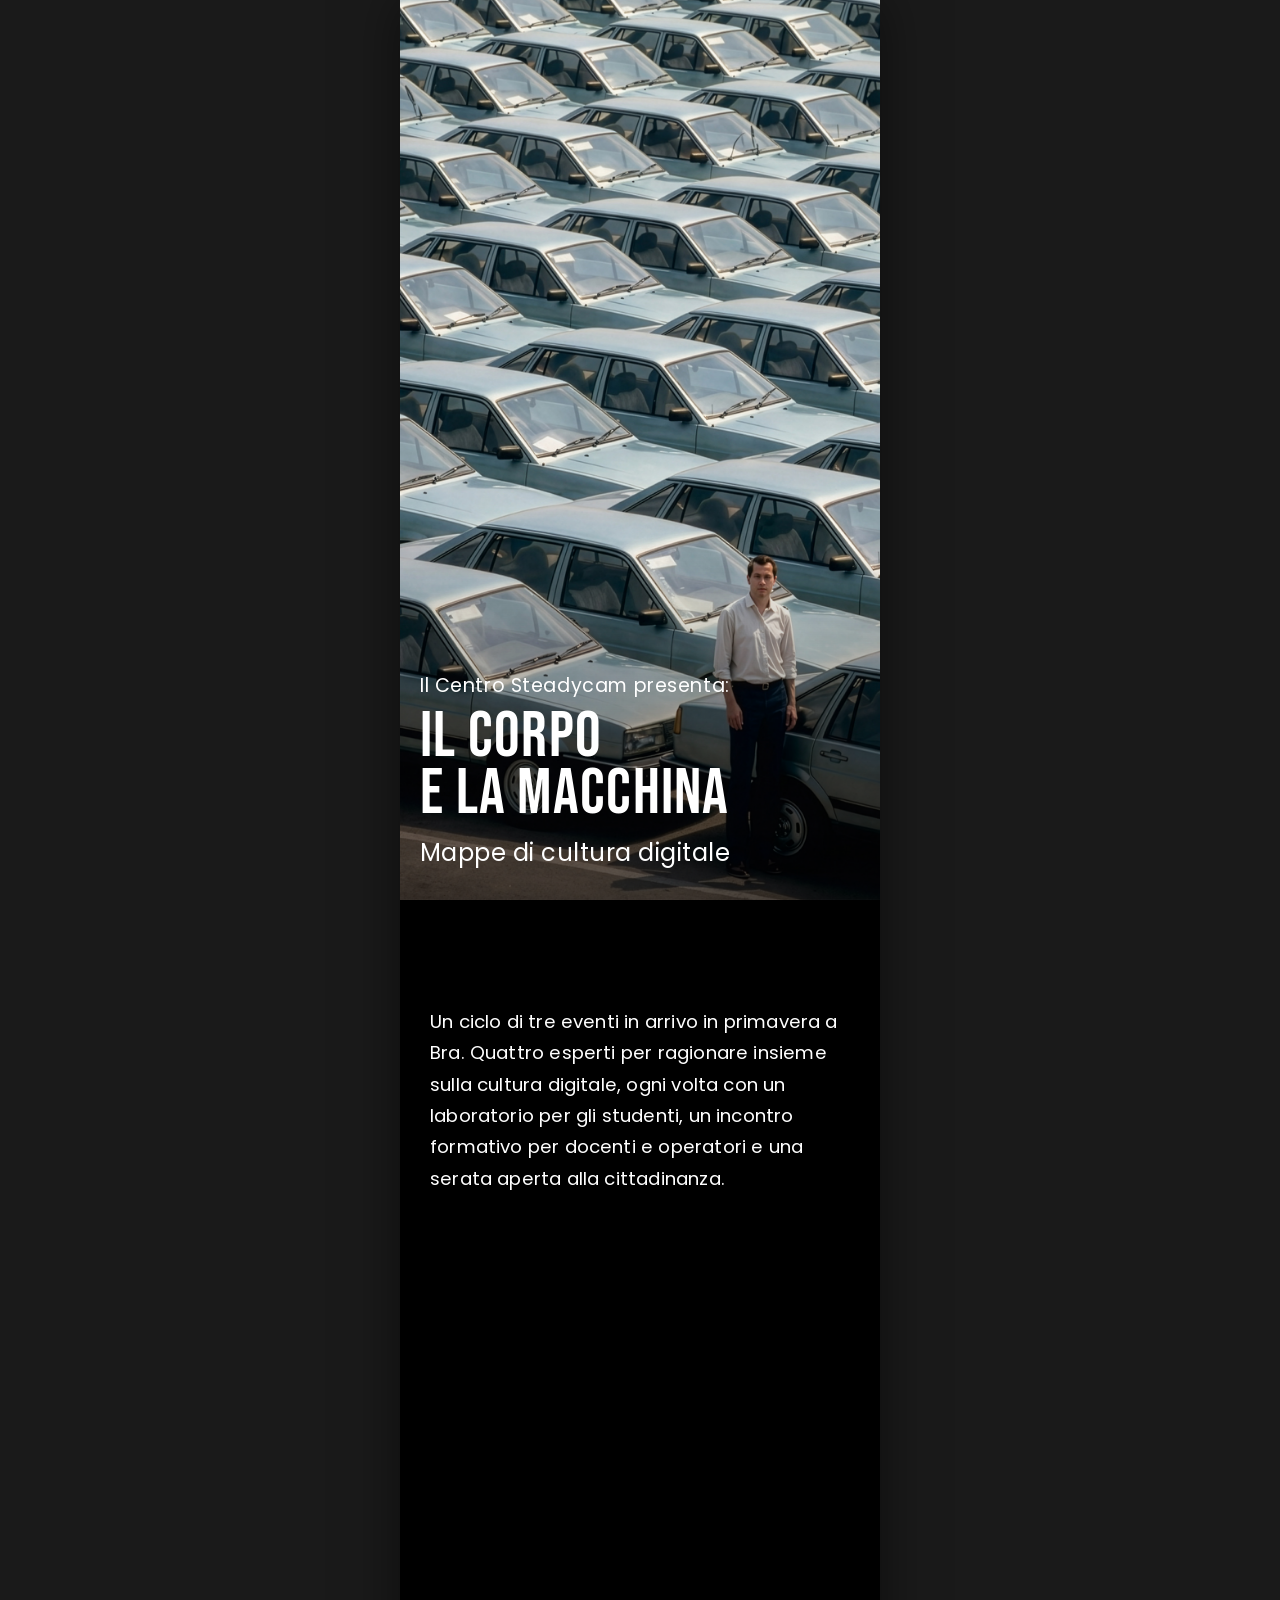
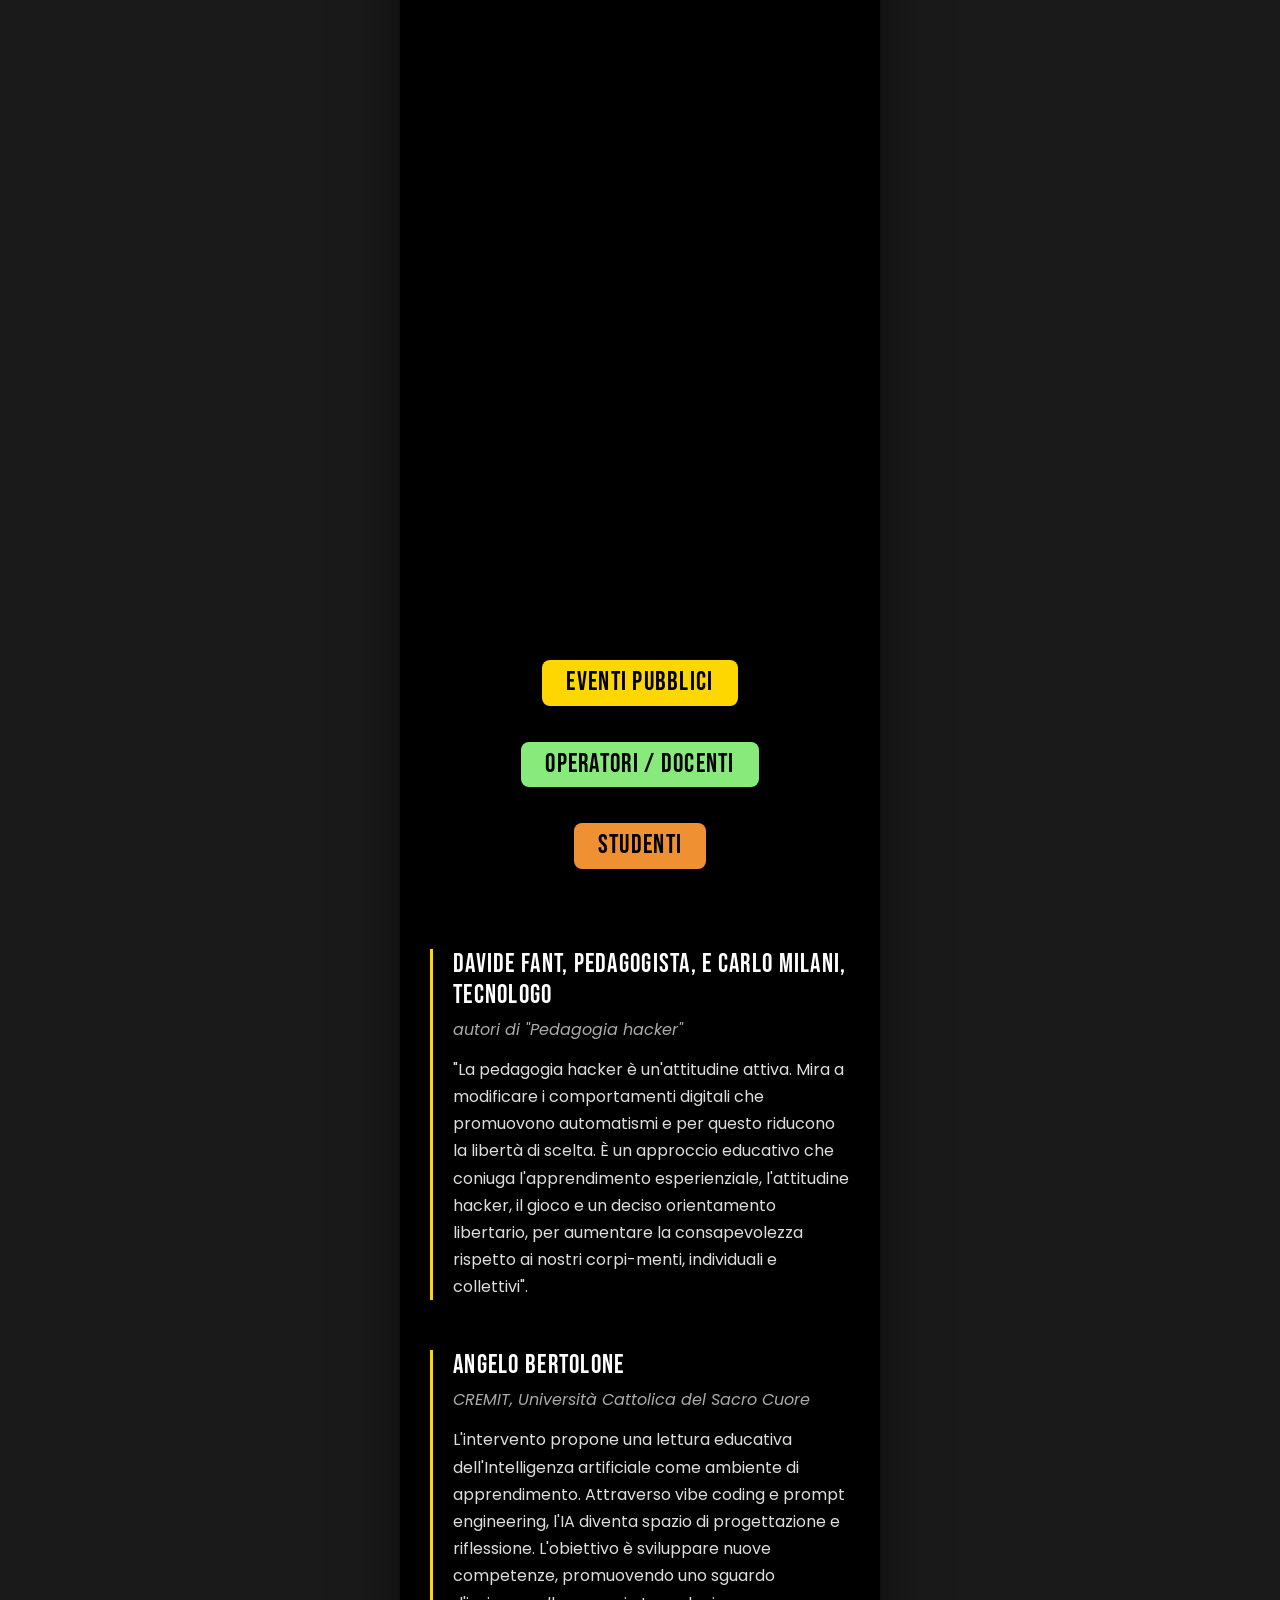
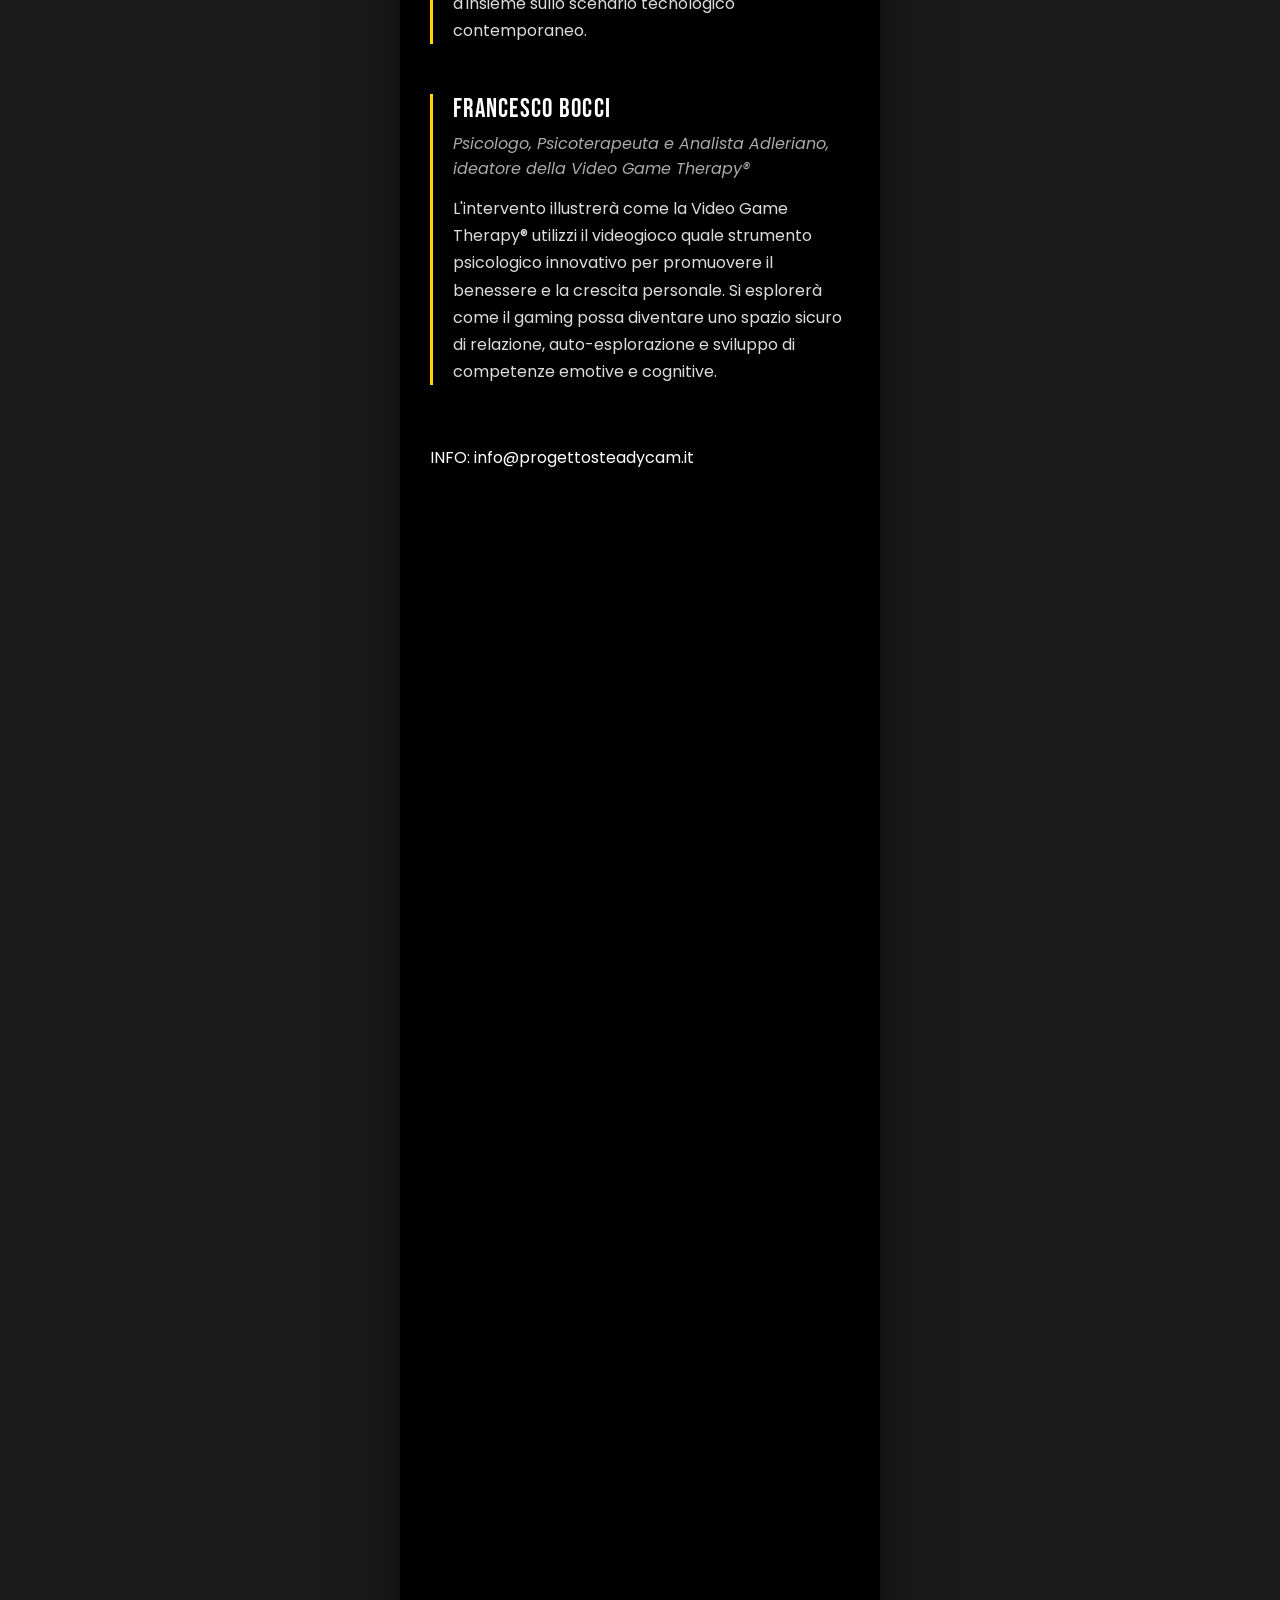
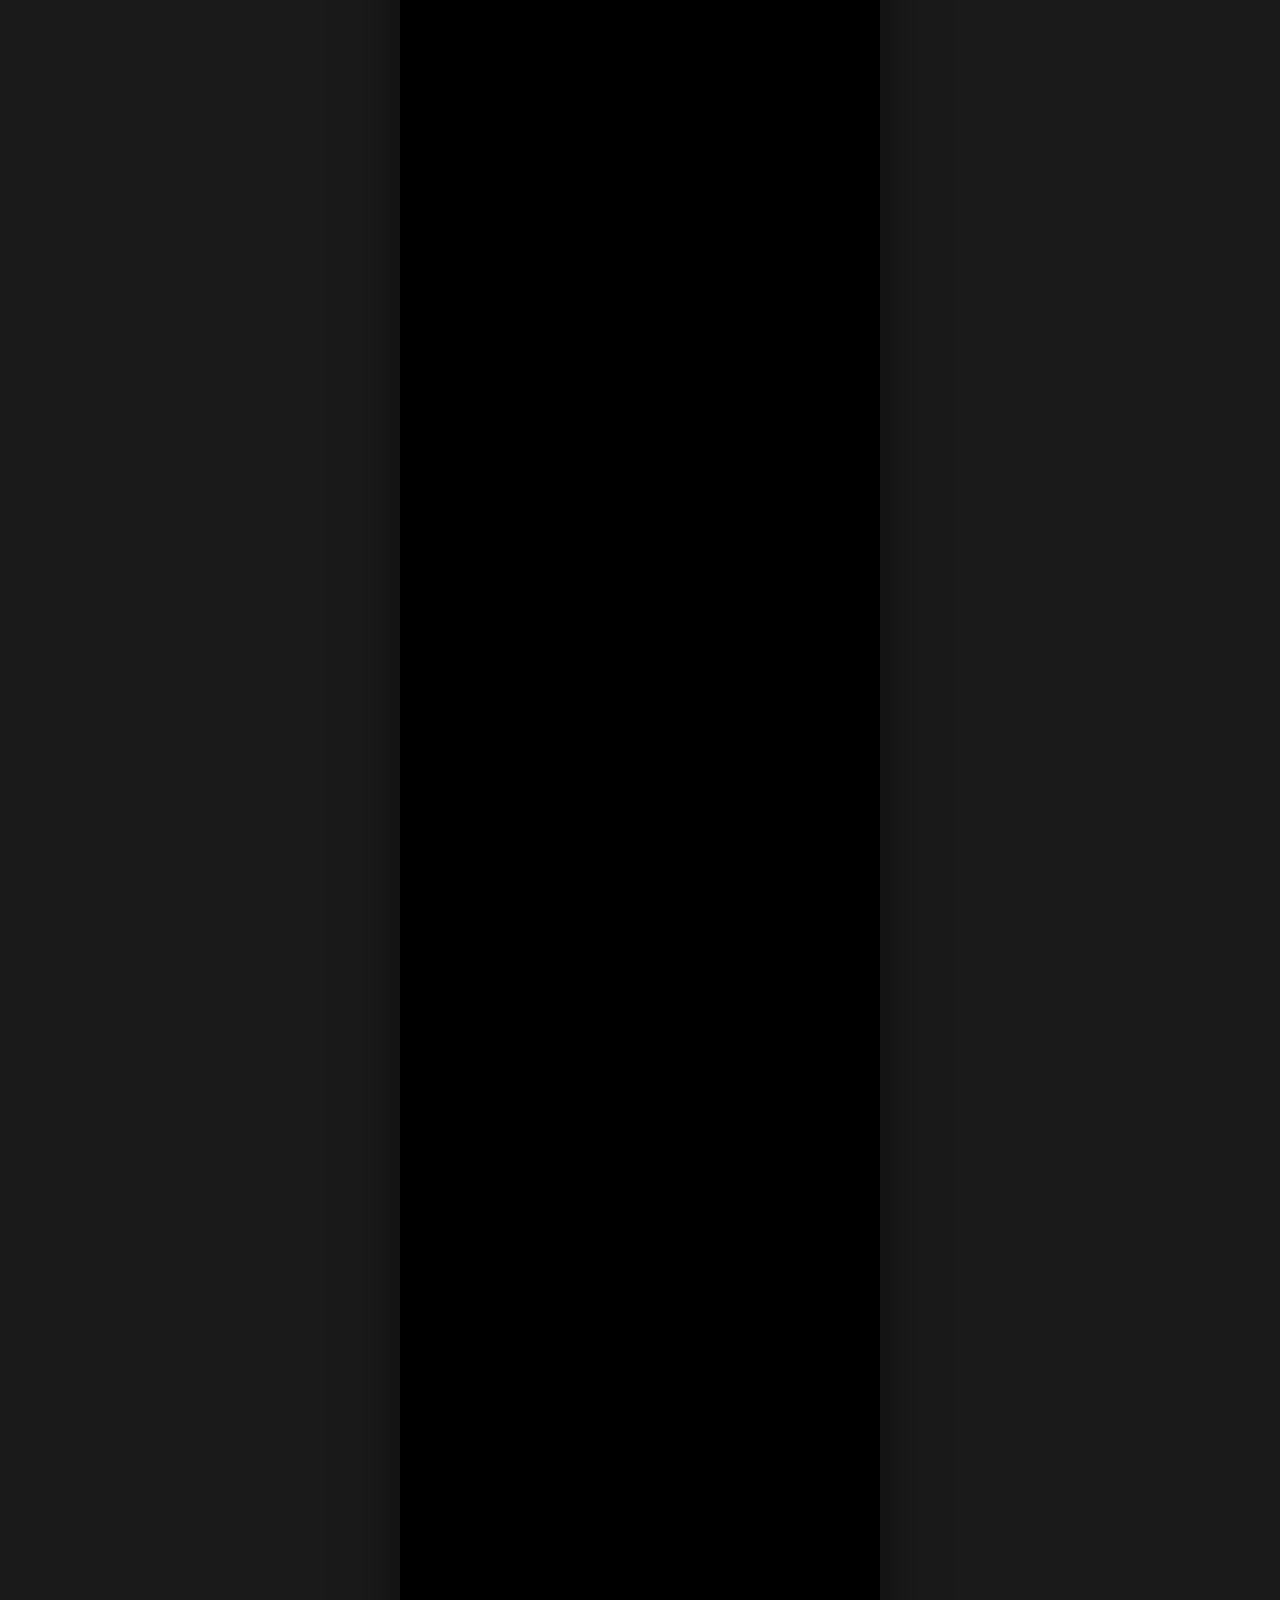
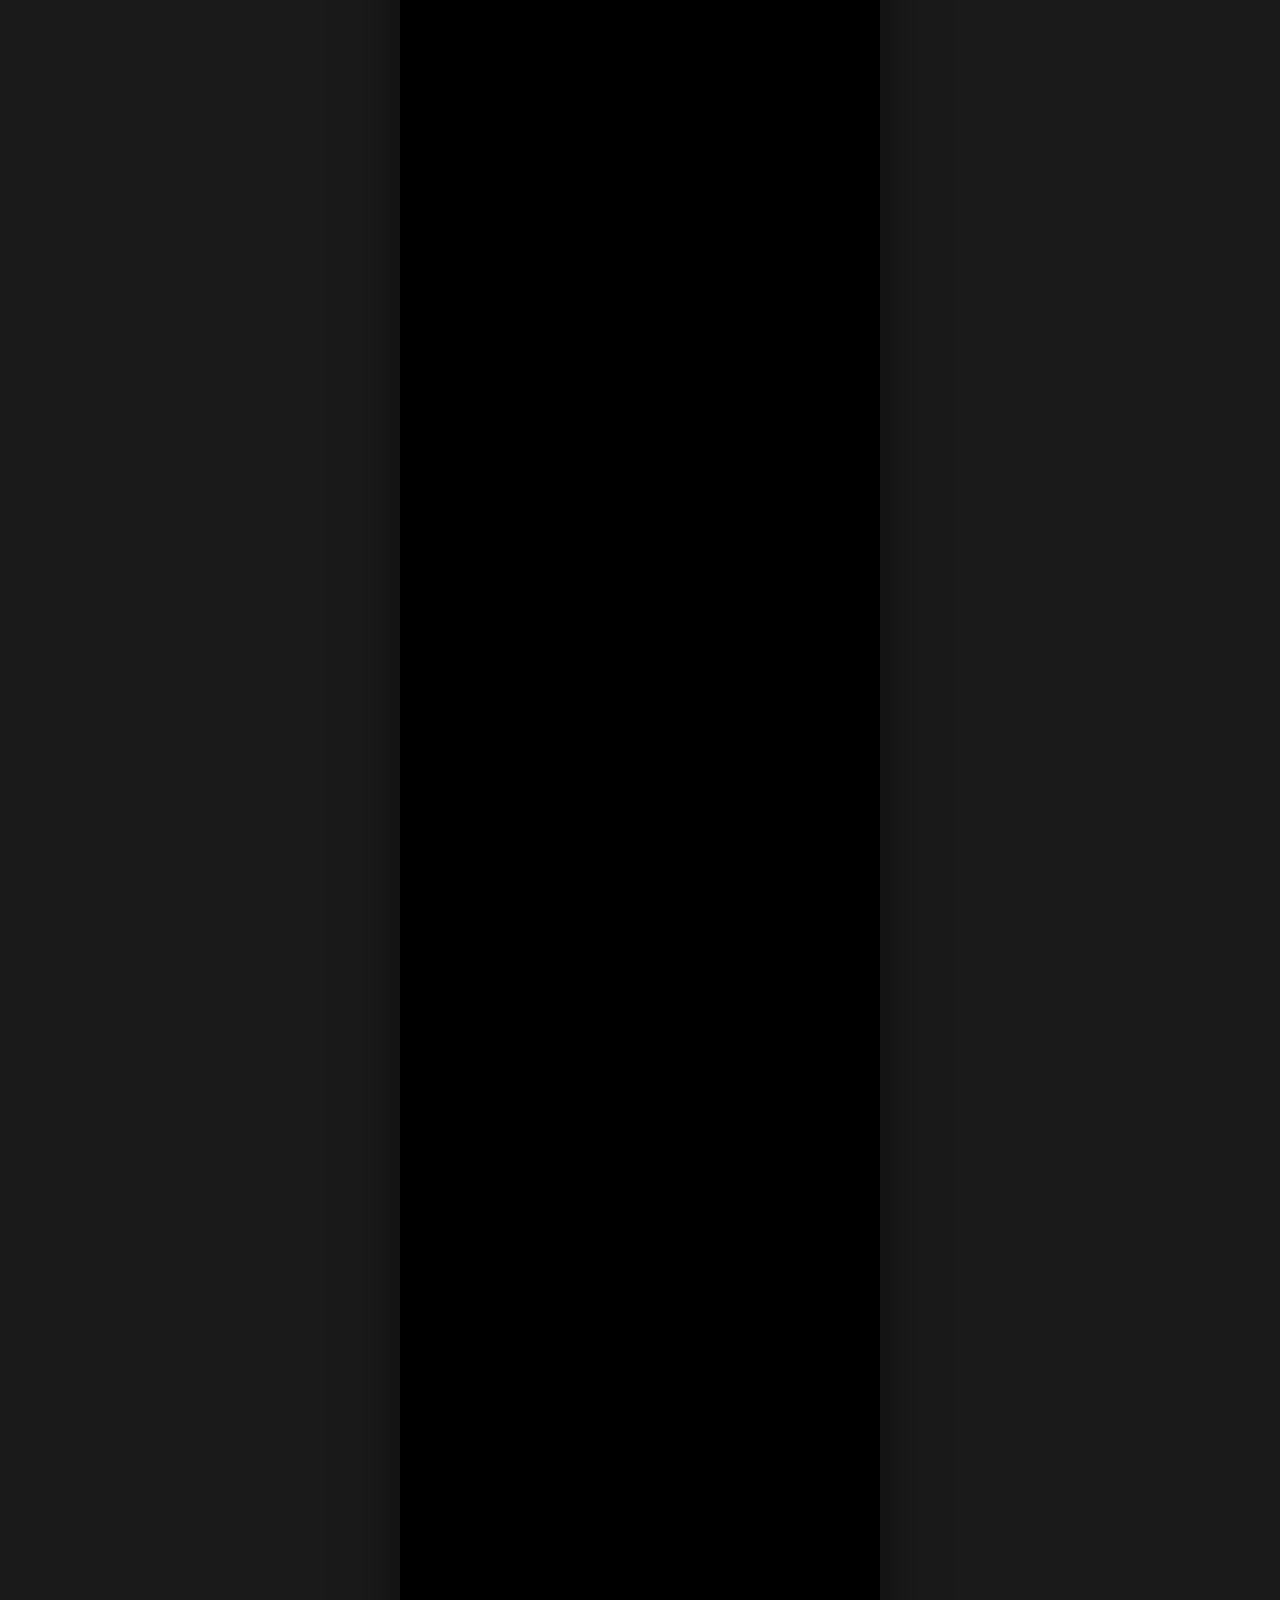
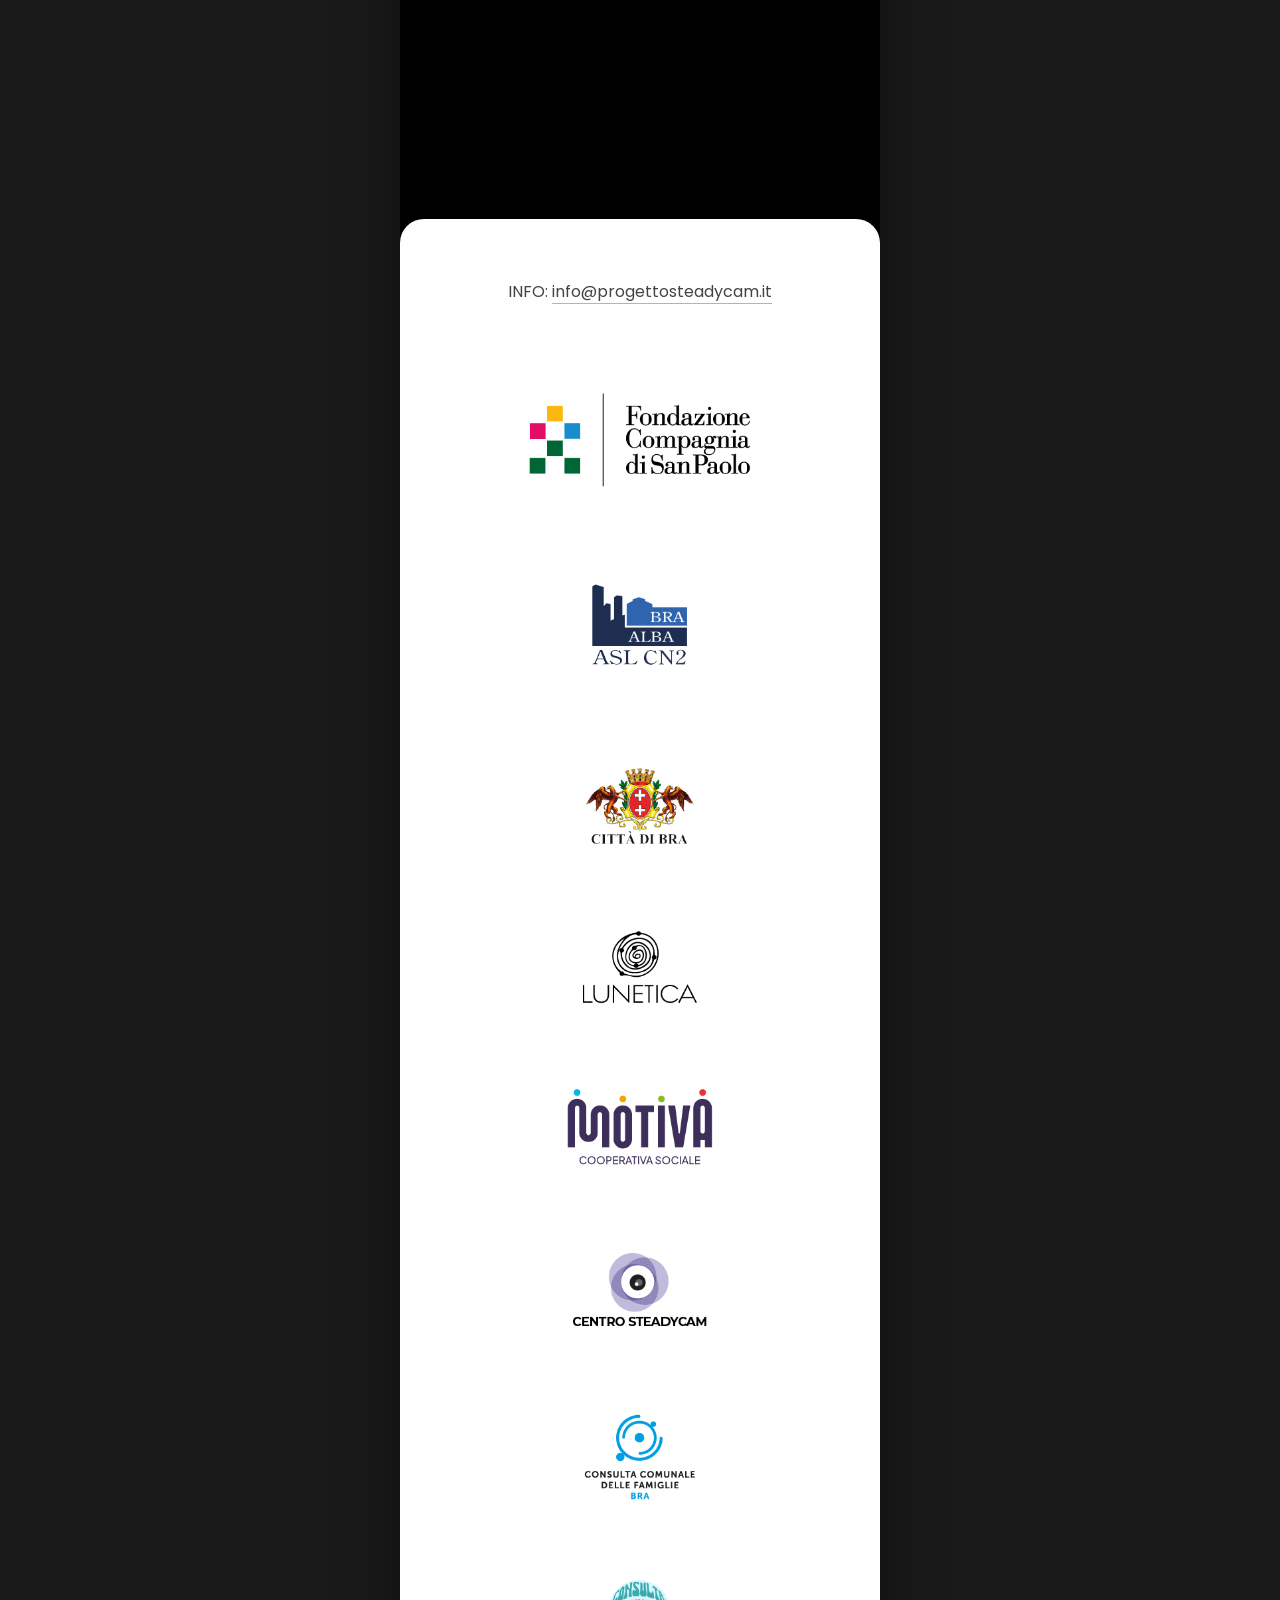
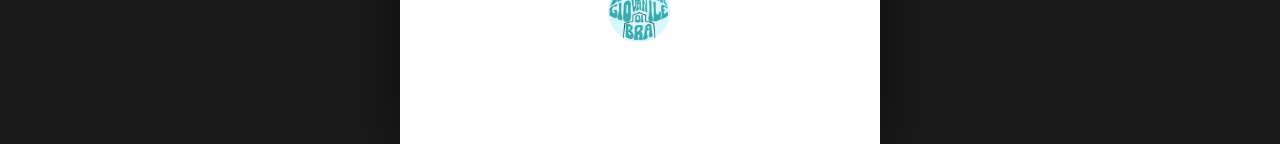
<file: index.html>
<!DOCTYPE html>
<html lang="it">
<head>
    <meta charset="UTF-8">
    <meta name="viewport" content="width=device-width, initial-scale=1.0">
    <title>Il Corpo e la Macchina - Centro Steadycam</title>
    <link rel="preconnect" href="https://fonts.googleapis.com">
    <link rel="preconnect" href="https://fonts.gstatic.com" crossorigin>
    <link href="https://fonts.googleapis.com/css2?family=Bebas+Neue&family=Poppins:wght@400;600&display=swap" rel="stylesheet">
    <link rel="stylesheet" href="styles.css?v=4">
</head>
<body>
    <!-- Contenitore principale -->
    <div class="phone-container">
        
        <!-- SEZIONE 1: Landing con immagine -->
        <section class="section-one">
            <!-- Immagine di sfondo fissa -->
            <div class="background-fixed">
                <img src="landing01.jpg" alt="">
            </div>

            <!-- Overlay gradient - leggero in basso -->
            <div class="overlay-gradient"></div>

            <!-- Content overlay -->
            <div class="content-overlay">
                <!-- "Il Centro Steadycam presenta" - entra da sinistra subito -->
                <div class="presenta-layer" id="presentaLayer">
                    <h2 class="presenta-text">Il Centro Steadycam presenta:</h2>
                </div>

                <!-- Titolo + Sottotitolo - basso a sinistra, appare scrollando 10px -->
                <div class="title-group" id="titleGroup">
                    <h1 class="main-title">IL CORPO<br>E LA MACCHINA</h1>
                    <p class="subtitle">Mappe di cultura digitale</p>
                </div>
            </div>
        </section>

        <!-- SEZIONE 2: Descrizione progetto (600px) -->
        <section class="section-two">
            <div class="section-two-content">
                <p class="description-text">
                    Un ciclo di tre eventi in arrivo in primavera a Bra. Quattro esperti per ragionare insieme sulla cultura digitale, ogni volta con un laboratorio per gli studenti, un incontro formativo per docenti e operatori e una serata aperta alla cittadinanza.
                </p>
            </div>
        </section>

        <!-- SEZIONE 3: Seconda immagine -->
        <section class="section-three">
            <!-- Immagine di sfondo -->
            <div class="background-three">
                <img src="landing02.jpg" alt="">
            </div>

            <!-- Date eventi -->
            <div class="asphalt-dates">
                <img src="date_eventi.png" alt="12 mar - 9 apr - 12 mag · Bra">
            </div>

            <!-- Mail info fixed -->


            <!-- BOTTONI ORIGINALI (commentati, da riusare) -->
            <!--
            <div class="asphalt-buttons">
                <button class="asphalt-btn btn-pubblici">
                    <span class="btn-text">INCONTRI<br>PUBBLICI</span>
                </button>
                <button class="asphalt-btn btn-operatori">
                    <span class="btn-text">OPERATORI<br>DOCENTI</span>
                </button>
                <button class="asphalt-btn btn-studenti">
                    <span class="btn-text">STUDENTI</span>
                </button>
            </div>
            -->
        </section>

        <!-- SEZIONE 4: Transizione nera -->
        <section class="section-four-transition">
            <div class="section-four-buttons">
                <a class="four-btn four-btn-blue" onclick="scrollToSection(0.05)">EVENTI PUBBLICI</a>
                <a class="four-btn four-btn-green" onclick="scrollToSection(0.33)">OPERATORI / DOCENTI</a>
                <a class="four-btn four-btn-orange" onclick="scrollToSection(0.60)">STUDENTI</a>
            </div>

            <div class="section-four-quotes">

                <div class="quote-block">
                    <p class="quote-name">Davide Fant, pedagogista, e Carlo Milani, tecnologo</p>
                    <p class="quote-role">autori di "Pedagogia hacker"</p>
                    <p class="quote-text">"La pedagogia hacker è un'attitudine attiva. Mira a modificare i comportamenti digitali che promuovono automatismi e per questo riducono la libertà di scelta. È un approccio educativo che coniuga l'apprendimento esperienziale, l'attitudine hacker, il gioco e un deciso orientamento libertario, per aumentare la consapevolezza rispetto ai nostri corpi-menti, individuali e collettivi".</p>
                </div>

                <div class="quote-block">
                    <p class="quote-name">Angelo Bertolone</p>
                    <p class="quote-role">CREMIT, Università Cattolica del Sacro Cuore</p>
                    <p class="quote-text">L'intervento propone una lettura educativa dell'Intelligenza artificiale come ambiente di apprendimento. Attraverso vibe coding e prompt engineering, l'IA diventa spazio di progettazione e riflessione. L'obiettivo è sviluppare nuove competenze, promuovendo uno sguardo d'insieme sullo scenario tecnologico contemporaneo.</p>
                </div>

                <div class="quote-block">
                    <p class="quote-name">Francesco Bocci</p>
                    <p class="quote-role">Psicologo, Psicoterapeuta e Analista Adleriano, ideatore della Video Game Therapy®</p>
                    <p class="quote-text">L'intervento illustrerà come la Video Game Therapy® utilizzi il videogioco quale strumento psicologico innovativo per promuovere il benessere e la crescita personale. Si esplorerà come il gaming possa diventare uno spazio sicuro di relazione, auto-esplorazione e sviluppo di competenze emotive e cognitive.</p>
                </div>

            </div>

            <div class="section-four-contact">
                <p class="section-four-contact-text">INFO: info@progettosteadycam.it</p>
            </div>

        </section>

        <!-- SEZIONE 5: Macchina con color reveal (ex sezione 4) -->
        <section class="section-five">
            <!-- Immagine base (azzurra) -->
            <div class="background-five">
                <img src="landing03.jpg" alt="">
            </div>
            
            <!-- Immagine verde - si rivela scrollando 0-50% -->
            <div class="background-five-green">
                <img src="landing03green.jpg" alt="">
            </div>
            
            <!-- Immagine arancione - si rivela scrollando 50-100% -->
            <div class="background-five-orange">
                <img src="landing03orange.jpg" alt="">
            </div>
            
            <!-- Contenuti macchina blu - INCONTRI PUBBLICI -->
            <div class="blue-car-content" id="blueCar">
                <!-- Header: titolo + bottone affiancati -->
                <div class="events-header">
                    <h2 class="event-type">INCONTRI<br>PUBBLICI</h2>
                    <a href="https://docs.google.com/forms/d/16jZWdtgRNUi5J7Mk-940aoCKEwMAYQFa1HFEd4gUx_A/viewform" target="_blank" class="btn-subscribe-header">ISCRIVITI</a>
                </div>
                
                <!-- Container schede in basso -->
                <div class="event-cards-container">
                    <!-- Evento 1 -->
                    <div class="event-card-timeline" data-card="1">
                        <div class="event-date-inline">
                            <div class="event-date-box">
                                <span class="date-number">12</span>
                                <span class="date-month">marzo</span>
                                <span class="date-time">20,45</span>
                            </div>
                            <div class="event-content">
                                <h3 class="event-title">Social media e dintorni</h3>
                                <p class="event-subtitle">Tecniche di resistenza e consapevolezza digitale</p>
                                <p class="event-speakers">con Dott. Davide Fant, pedagogista, e Carlo Milani, tecnologo</p>
                                <p class="event-location">MOVICENTRO, P.zza Caduti di Nassiriya, Bra</p>
                            </div>
                        </div>
                    </div>
                    
                    <!-- Evento 2 -->
                    <div class="event-card-timeline" data-card="2">
                        <div class="event-date-inline">
                            <div class="event-date-box">
                                <span class="date-number">9</span>
                                <span class="date-month">aprile</span>
                                <span class="date-time">20,45</span>
                            </div>
                            <div class="event-content">
                                <h3 class="event-title">Abitare l'intelligenza artificiale</h3>
                                <p class="event-subtitle">Apprendere, creare e comprendere nei sistemi intelligenti</p>
                                <p class="event-speakers">con Prof. Angelo Bertolone - CREMIT (Università Cattolica del Sacro Cuore)</p>
                                <p class="event-location">AUDITORIUM ARPINO, Largo della Resistenza, Bra</p>
                            </div>
                        </div>
                    </div>
                    
                    <!-- Evento 3 -->
                    <div class="event-card-timeline" data-card="3">
                        <div class="event-date-inline">
                            <div class="event-date-box">
                                <span class="date-number">12</span>
                                <span class="date-month">maggio</span>
                                <span class="date-time">20,45</span>
                            </div>
                            <div class="event-content">
                                <h3 class="event-title">Gaming e benessere</h3>
                                <p class="event-subtitle">I videogiochi come spazio di crescita, relazione e cura</p>
                                <p class="event-speakers">con Dott. Francesco Bocci, Psicologo, Psicoterapeuta e Analista Adleriano</p>
                                <p class="event-location">MOVICENTRO, P.zza Caduti di Nassiriya, Bra</p>
                            </div>
                        </div>
                    </div>
                </div>
            </div>
            
            <!-- Contenuti macchina verde - OPERATORI/DOCENTI -->
            <div class="green-car-content" id="greenCar">
                <div class="events-header">
                    <div class="event-type-group">
                        <h2 class="event-type green">OPERATORI<br>DOCENTI</h2>
                        <p class="posti-limitati green">Posti limitati</p>
                    </div>
                    <a href="https://docs.google.com/forms/d/1bwGdZRYC7g70nDHlOJjQvYt34oZ1KDQJJhXKnWnD9p4/edit" target="_blank" class="btn-subscribe-header green">ISCRIVITI</a>
                </div>
                
                <div class="event-cards-container">
                    <div class="event-card-timeline green" data-card="1">
                        <div class="event-date-inline">
                            <div class="event-date-box green">
                                <span class="date-number">12</span>
                                <span class="date-month">marzo</span>
                                <span class="date-time">14,30</span>
                            </div>
                            <div class="event-content">
                                <h3 class="event-title">Social media e dintorni</h3>
                                <p class="event-subtitle">Tecniche di resistenza e consapevolezza digitale</p>
                                <p class="event-speakers">con Dott. Davide Fant, pedagogista, e Carlo Milani, tecnologo</p>
                                <p class="event-location green">AUDITORIUM ARPINO, Largo della Resistenza, Bra</p>
                            </div>
                        </div>
                    </div>
                    
                    <div class="event-card-timeline green" data-card="2">
                        <div class="event-date-inline">
                            <div class="event-date-box green">
                                <span class="date-number">9</span>
                                <span class="date-month">aprile</span>
                                <span class="date-time">14,30</span>
                            </div>
                            <div class="event-content">
                                <h3 class="event-title">Abitare l'intelligenza artificiale</h3>
                                <p class="event-subtitle">Apprendere, creare e comprendere nei sistemi intelligenti</p>
                                <p class="event-speakers">con Prof. Angelo Bertolone - CREMIT (Università Cattolica del Sacro Cuore)</p>
                                <p class="event-location green">SALA CONFERENZE ARPINO, Largo della Resistenza, Bra</p>
                            </div>
                        </div>
                    </div>
                    
                    <div class="event-card-timeline green" data-card="3">
                        <div class="event-date-inline">
                            <div class="event-date-box green">
                                <span class="date-number">13</span>
                                <span class="date-month">maggio</span>
                                <span class="date-time">14,30</span>
                            </div>
                            <div class="event-content">
                                <h3 class="event-title">Gaming e benessere</h3>
                                <p class="event-subtitle">I videogiochi come spazio di crescita, relazione e cura</p>
                                <p class="event-speakers">con Dott. Francesco Bocci, Psicologo, Psicoterapeuta e Analista Adleriano</p>
                                <p class="event-location green">SALA CONFERENZE ARPINO, Largo della Resistenza, Bra</p>
                            </div>
                        </div>
                    </div>
                </div>
            </div>
            
            <!-- Contenuti macchina arancione - STUDENTI -->
            <div class="orange-car-content" id="orangeCar">
                <div class="events-header">
                    <div class="event-type-group">
                        <h2 class="event-type orange">STUDENTI</h2>
                        <p class="posti-limitati orange">Posti limitati</p>
                    </div>
                    <a href="https://docs.google.com/forms/d/e/1FAIpQLSea8Kp8bjbfH9JTQgdyLf7thHzbpHhiX1h9lbeJgzmSFcn1RA/viewform?usp=header" target="_blank" class="btn-subscribe-header orange">ISCRIVITI</a>
                </div>
                
                <div class="event-cards-container">
                    <div class="event-card-timeline orange" data-card="1">
                        <div class="event-date-inline">
                            <div class="event-date-box orange">
                                <span class="date-number">12</span>
                                <span class="date-month">marzo</span>
                                <span class="date-time">14,30</span>
                            </div>
                            <div class="event-content">
                                <h3 class="event-title">Social media e dintorni</h3>
                                <p class="event-subtitle">Tecniche di resistenza e consapevolezza digitale</p>
                                <p class="event-speakers">con Dott. Davide Fant, pedagogista, e Carlo Milani, tecnologo</p>
                                <p class="event-location orange">SALA CONFERENZE ARPINO, Largo della Resistenza, Bra</p>
                            </div>
                        </div>
                    </div>
                    
                    <div class="event-card-timeline orange" data-card="2">
                        <div class="event-date-inline">
                            <div class="event-date-box orange">
                                <span class="date-number">10</span>
                                <span class="date-month">aprile</span>
                                <span class="date-time">14,30</span>
                            </div>
                            <div class="event-content">
                                <h3 class="event-title">Abitare l'intelligenza artificiale</h3>
                                <p class="event-subtitle">Apprendere, creare e comprendere nei sistemi intelligenti</p>
                                <p class="event-speakers">con Prof. Angelo Bertolone - CREMIT (Università Cattolica del Sacro Cuore)</p>
                                <p class="event-location orange">SALA CONFERENZE ARPINO, Largo della Resistenza, Bra</p>
                            </div>
                        </div>
                    </div>
                    
                    <div class="event-card-timeline orange" data-card="3">
                        <div class="event-date-inline">
                            <div class="event-date-box orange">
                                <span class="date-number">12</span>
                                <span class="date-month">maggio</span>
                                <span class="date-time">14,30</span>
                            </div>
                            <div class="event-content">
                                <h3 class="event-title">Gaming e benessere</h3>
                                <p class="event-subtitle">I videogiochi come spazio di crescita, relazione e cura</p>
                                <p class="event-speakers">con Dott. Francesco Bocci, Psicologo, Psicoterapeuta e Analista Adleriano</p>
                                <p class="event-location orange">SALA CONFERENZE ARPINO, Largo della Resistenza, Bra</p>
                            </div>
                        </div>
                    </div>
                </div>
            </div>
        </section>

        <!-- SEZIONE FOOTER: sfondo bianco con loghi -->
        <section class="section-footer">
            <div class="footer-info">
                <p class="footer-info-text">INFO: <a href="mailto:info@progettosteadycam.it" class="footer-info-link">info@progettosteadycam.it</a></p>
            </div>
            <img src="footer_verticale.png" alt="Loghi partner" class="footer-loghi-img">
        </section>

    </div>

    <script src="script.js?v=4"></script>
</body>
</html>
</file>
<file: styles.css>
* {
    margin: 0;
    padding: 0;
    box-sizing: border-box;
}

body {
    font-family: 'Poppins', sans-serif;
    overflow-x: hidden;
    background: #1a1a1a;
    min-height: 100vh;
}

.phone-container {
    max-width: 480px;
    margin: 0 auto;
    background: #000;
    min-height: 100vh;
    position: relative;
    overflow-x: hidden;
}

/* ========== SEZIONE 1: LANDING ========== */

.section-one {
    position: relative;
    min-height: 100svh; /* Solo una schermata - usa svh per mobile */
}

/* Background fisso - alzato tagliando parte superiore */
.background-fixed {
    position: fixed;
    top: -15%; /* Alza immagine tagliando parte superiore */
    left: 0;
    width: 100%;
    height: 115svh; /* svh = small viewport height (esclude barra browser) */
    z-index: 1;
    overflow: hidden;
    opacity: 1;
    transition: opacity 0.5s ease;
}

.background-fixed.hidden {
    opacity: 0;
}

.background-fixed img {
    width: 100%;
    height: 100%;
    object-fit: cover;
    object-position: center;
}

/* Overlay gradient - leggero solo in basso */
.overlay-gradient {
    position: fixed;
    top: 0;
    left: 0;
    width: 100%;
    height: 100svh;
    background: linear-gradient(
        to bottom,
        rgba(0,0,0,0) 0%,
        rgba(0,0,0,0) 60%,
        rgba(0,0,0,0.4) 85%,
        rgba(0,0,0,0.6) 100%
    );
    z-index: 2;
    pointer-events: none;
    opacity: 1;
    transition: opacity 0.5s ease;
}

.overlay-gradient.hidden {
    opacity: 0;
}

/* Content overlay */
.content-overlay {
    position: relative;
    z-index: 3;
    min-height: 100svh;
    padding: 40px 20px;
    display: flex;
    flex-direction: column;
}

/* "Il Centro Steadycam presenta" - all'altezza della testa dell'uomo */
.presenta-layer {
    position: absolute;
    bottom: 200px; /* All'altezza della fine della testa dell'uomo */
    left: 20px;
    opacity: 0;
    transition: opacity 0.8s ease-out;
}

.presenta-layer.visible {
    opacity: 1;
}

.presenta-text {
    font-family: 'Poppins', sans-serif;
    font-size: clamp(0.95rem, 3.5vw, 1.2rem);
    font-weight: 400;
    color: #ffffff;
    letter-spacing: 0.03em;

}

/* Titolo + Sottotitolo - basso a sinistra, entra da sinistra dopo 1s */
.title-group {
    position: absolute;
    bottom: 60px; /* Abbassato di 20px (era 80px) */
    left: 20px;
    transform: translateX(-100vw);
    opacity: 0;
    transition: transform 1s ease-out, opacity 1s ease-out;
}

.title-group.visible {
    transform: translateX(0);
    opacity: 1;
}

.main-title {
    font-family: 'Bebas Neue', sans-serif;
    font-size: clamp(3.4rem, 10vw, 4rem);
    font-weight: 400;
    color: #ffffff;
    line-height: 0.9;
    letter-spacing: 0.02em;

    margin-bottom: 12px;
}

.subtitle {
    font-family: 'Poppins', sans-serif;
    font-size: clamp(1.1rem, 4vw, 1.5rem);
    font-weight: 400;
    color: #ffffff;
    letter-spacing: 0.02em;

}

/* ========== SEZIONE 2: DESCRIZIONE PROGETTO ========== */

.section-two {
    position: relative;
    width: 100%;
    height: 400px;
    background: #000000;
    z-index: 4;
    padding: 60px 30px 60px 30px;
    display: flex;
    align-items: center;
    justify-content: center;
}

.section-two-content {
    position: relative;
    z-index: 5;
    max-width: 100%;
}

.description-text {
    font-family: 'Poppins', sans-serif;
    font-size: clamp(0.95rem, 3.8vw, 1.15rem);
    font-weight: 400;
    color: #ffffff;
    line-height: 1.7;
    text-align: left;
    letter-spacing: 0.01em;
}

/* ========== SEZIONE 3: SECONDA IMMAGINE + BOTTONI ========== */

.section-three {
    position: relative;
    min-height: 100svh;
}

/* Striscia bottoni - posizionata nella fascia di asfalto */
.buttons-strip {
    position: relative;
    z-index: 3;
    display: flex;
    justify-content: center;
    gap: 15px;
    padding: 20px;
    margin-top: 45vh; /* Posizionata nella striscia di asfalto */
}

.info-button {
    flex: 1;
    max-width: 140px;
    background: rgba(255, 255, 255, 0.15);
    backdrop-filter: blur(12px);
    border: 1px solid rgba(255, 255, 255, 0.3);
    border-radius: 12px;
    padding: 20px 12px;
    text-align: center;
    transition: transform 0.3s ease, background 0.3s ease;
    cursor: pointer;
}

.info-button:hover {
    transform: translateY(-3px);
    background: rgba(255, 255, 255, 0.22);
}

.button-number {
    font-family: 'Bebas Neue', sans-serif;
    font-size: clamp(2rem, 8vw, 3rem);
    color: #ffd700;
    line-height: 1;
    margin-bottom: 8px;
}

.button-label {
    font-family: 'Poppins', sans-serif;
    font-size: clamp(0.75rem, 3vw, 0.9rem);
    font-weight: 600;
    color: #ffffff;
    line-height: 1.2;
    letter-spacing: 0.05em;
}

/* Background immagine landing02 - fixed come landing01 */
.background-three {
    position: fixed;
    top: 0;
    left: 0;
    width: 100%;
    height: 100svh;
    z-index: 1;
    overflow: hidden;
    opacity: 0;
    transition: opacity 0.5s ease;
}

.background-three.visible {
    opacity: 1;
}

.background-three img {
    width: 100%;
    height: 100%;
    object-fit: cover;
    object-position: center 20%;
}

/* Bottoni sulla striscia di asfalto - FISSI */
.asphalt-buttons {
    display: none;
}

.asphalt-btn {
    flex: 1;
    background: rgba(255, 255, 255, 0.15);
    backdrop-filter: blur(10px);
    border: 1px solid rgba(255, 255, 255, 0.3);
    border-radius: 12px;
    padding: 12px 8px; /* Altezza bottoni invariata */
    display: flex;
    flex-direction: column;
    align-items: center;
    justify-content: center;
    cursor: pointer;
    transition: all 0.3s ease;
}

.asphalt-btn:hover {
    background: rgba(255, 255, 255, 0.25);
    transform: translateY(-3px);
}

.btn-text {
    font-family: 'Poppins', sans-serif;
    font-size: clamp(0.85rem, 3.2vw, 1.1rem); /* Più grande: era 0.75rem-2.8vw-0.95rem */
    font-weight: 600;
    color: #ffffff; /* Tutto bianco */
    text-align: center;
    line-height: 1.2;
    letter-spacing: 0.05em;
}

/* Rimuovo i colori specifici - tutto bianco ora */

/* ========== SEZIONE 4: TRANSIZIONE NERA ========== */

.section-four-transition {
    position: relative;
    min-height: 125svh; /* Altezza ridotta (era 150svh) */
    background: #000000;
    z-index: 4;
}

/* ========== SEZIONE 5: MACCHINA CON COLOR REVEAL ========== */

.section-five {
    position: relative;
    min-height: 500svh; /* Spazio abbondante per tutti e 3 i carousel */
}

/* Background immagine landing03 - fixed */
.background-five {
    position: fixed;
    top: 0;
    left: 50%;
    transform: translateX(-50%);
    width: 100%;
    max-width: 480px;
    height: 100svh;
    z-index: 1;
    overflow: hidden;
    opacity: 0;
    transition: opacity 0.5s ease;
}

.background-five.visible {
    opacity: 1;
}

.background-five img {
    width: 100%;
    height: 100%;
    object-fit: cover;
    object-position: center;
}

/* Immagine verde - rivela da sinistra con clip-path */
.background-five-green {
    position: fixed;
    top: 0;
    left: 0;
    width: 100%;
    height: 100svh;
    z-index: 2;
    overflow: hidden;
    opacity: 0;
    clip-path: inset(0 100% 0 0);
    transition: opacity 0.5s ease, clip-path 0.6s ease;
}

.background-five-green.visible {
    opacity: 1;
}

.background-five-green img {
    width: 100%;
    height: 100%;
    object-fit: cover;
    object-position: center;
}

/* Immagine arancione - rivela da sinistra con clip-path */
.background-five-orange {
    position: fixed;
    top: 0;
    left: 0;
    width: 100%;
    height: 100svh;
    z-index: 3;
    overflow: hidden;
    opacity: 0;
    clip-path: inset(0 100% 0 0);
    transition: opacity 0.5s ease, clip-path 0.6s ease;
}

.background-five-orange.visible {
    opacity: 1;
}

.background-five-orange img {
    width: 100%;
    height: 100%;
    object-fit: cover;
    object-position: center;
}

/* Contenuti macchina blu - NUOVO LAYOUT */
.blue-car-content {
    position: fixed;
    top: 0;
    left: 0;
    width: 100%;
    height: 100svh;
    z-index: 10;
    padding: 0;
    overflow: hidden;
    opacity: 0;
    pointer-events: none;
    transition: opacity 0.5s ease;
}

.blue-car-content.visible {
    opacity: 1;
    pointer-events: auto;
}

/* Header container - NO opacity fade, children animate separately */
.events-header {
    position: absolute;
    top: 40px;
    left: 20px;
    right: 20px;
    display: flex;
    align-items: flex-start;
    justify-content: space-between;
    gap: 15px;
    z-index: 20;
}

.event-type {
    font-family: 'Bebas Neue', sans-serif;
    font-size: clamp(1.8rem, 6vw, 2.5rem);
    color: #ffd700;
    text-align: left;
    letter-spacing: 0.05em;
    line-height: 0.95;
    margin: 0;
    opacity: 0;
    transform: translateX(-50px);
    transition: opacity 0.6s ease, transform 0.6s ease;
}

.event-type.show {
    opacity: 1;
    transform: translateX(0);
}

.posti-limitati {
    font-family: 'Bebas Neue', sans-serif;
    font-size: 1rem;
    letter-spacing: 0.08em;
    margin: 9px 0 0 0;
    line-height: 1;
    opacity: 0;
    transform: translateX(-50px);
    transition: opacity 0.6s ease 0.1s, transform 0.6s ease 0.1s;
}
.posti-limitati.show {
    opacity: 1;
    transform: translateX(0);
}
.posti-limitati.green  { color: #88ea7a; }
.posti-limitati.orange { color: #ef9033; }

/* Bottone header - più piccolo del titolo */
.btn-subscribe-header {
    font-family: 'Bebas Neue', sans-serif;
    font-size: clamp(1.2rem, 4vw, 1.6rem);
    color: #000000;
    background: #ffd700;
    border: none;
    border-radius: 8px;
    padding: 10px 20px;
    cursor: pointer;
    letter-spacing: 0.05em;
    white-space: nowrap;
    flex-shrink: 0;
    line-height: 1;
    text-decoration: none;
    display: inline-block;
    opacity: 0;
    transform: translateX(50px); /* Entra da destra */
    transition: opacity 0.6s ease 0.2s, transform 0.6s ease 0.2s, background 0.3s ease; /* Delay 0.2s */
}

.btn-subscribe-header.show {
    opacity: 1;
    transform: translateX(0);
}

.btn-subscribe-header:hover {
    background: #ffed4e;
    transform: translateX(0) translateY(-2px);
    box-shadow: 0 4px 12px rgba(255, 215, 0, 0.4);
    text-decoration: none;
}
    background: #ffd700;
    border: none;
    border-radius: 8px;
    padding: 10px 20px;
    cursor: pointer;
    letter-spacing: 0.05em;
    white-space: nowrap;
    transition: all 0.3s ease;
    flex-shrink: 0;
    line-height: 1;
    text-decoration: none;
    display: inline-block;
}

.btn-subscribe-header:hover {
    background: #ffed4e;
    transform: translateY(-2px);
    box-shadow: 0 4px 12px rgba(255, 215, 0, 0.4);
    text-decoration: none;
}

/* Container per scheda singola - posizionate sotto la macchina */
.event-cards-container {
    position: absolute;
    bottom: calc(25% + 60px); /* Alzate di 60px totali */
    left: 0;
    width: 100%;
    padding: 0 20px;
    display: flex;
    align-items: center;
    justify-content: center;
}

/* Scheda evento - una sola visibile alla volta */
.event-card-timeline {
    position: absolute;
    left: 20px;
    right: 20px;
    background: rgba(0, 0, 0, 0.65);
    backdrop-filter: blur(12px);
    border: 1px solid rgba(255, 255, 255, 0.2);
    border-radius: 12px;
    padding: 16px;
    opacity: 0;
    transform: translateY(150px);
    transition: none;
    pointer-events: auto; /* Assicura visibilità */
}

/* Layout orizzontale: data box + contenuto */
.event-date-inline {
    display: flex;
    gap: 12px;
    align-items: center;
}

/* Date box */
.event-date-box {
    display: flex;
    flex-direction: column;
    align-items: center;
    justify-content: center;
    min-width: 65px;
    padding: 10px;
    background: rgba(255, 215, 0, 0.15);
    border-radius: 10px;
    border: 1px solid rgba(255, 215, 0, 0.4);
    flex-shrink: 0;
}

.date-number {
    font-family: 'Bebas Neue', sans-serif;
    font-size: clamp(2.5rem, 8vw, 2.8rem); /* Mobile: 2.2→2.5rem */
    color: #ffd700;
    line-height: 1;
    font-weight: 400;
}

.date-month {
    font-family: 'Poppins', sans-serif;
    font-size: clamp(0.85rem, 2.8vw, 0.9rem); /* Mobile: 0.75→0.85rem */
    color: #ffd700;
    font-weight: 500;
    text-transform: lowercase;
    margin-top: 2px;
}

.date-time {
    font-family: 'Poppins', sans-serif;
    font-size: clamp(0.8rem, 2.5vw, 0.85rem); /* Mobile: 0.7→0.8rem */
    color: #ffd700;
    font-weight: 600;
    margin-top: 4px;
}

.event-content {
    flex: 1;
}

.event-title {
    font-family: 'Poppins', sans-serif;
    font-size: clamp(1rem, 3.8vw, 1.3rem);
    font-weight: 600;
    color: #ffffff;
    margin-bottom: 8px; /* Spazio aumentato: 5→8px */
    line-height: 1.2;
}

.event-subtitle {
    font-family: 'Poppins', sans-serif;
    font-size: clamp(0.9rem, 2.9vw, 0.95rem); /* Mobile: 0.8→0.9rem */
    font-weight: 400;
    color: #e8e8e8;
    margin-bottom: 6px;
    line-height: 1.3;
}

.event-speakers {
    font-family: 'Poppins', sans-serif;
    font-size: clamp(0.8rem, 2.6vw, 0.82rem); /* Mobile: 0.72→0.8rem */
    font-weight: 400;
    color: #cccccc;
    margin-bottom: 6px;
    line-height: 1.3;
}

.event-location {
    font-family: 'Poppins', sans-serif;
    font-size: clamp(0.72rem, 2.6vw, 0.82rem);
    font-weight: 600;
    color: #ffd700;
    letter-spacing: 0.03em;
}

/* Bottone unico iscrizione - in basso fisso */
.btn-subscribe-single {
    position: absolute;
    bottom: 30px;
    left: 20px;
    right: 20px;
    font-family: 'Bebas Neue', sans-serif;
    font-size: clamp(1.2rem, 4vw, 1.5rem);
    color: #000000;
    background: #ffd700;
    border: none;
    border-radius: 12px;
    padding: 16px 40px;
    cursor: pointer;
    letter-spacing: 0.1em;
    opacity: 0;
    transform: scale(0.95);
    transition: opacity 0.6s ease, transform 0.6s ease, background 0.3s ease;
    z-index: 20; /* Sopra tutto */
}

.btn-subscribe-single.show {
    opacity: 1;
    transform: scale(1);
}

.btn-subscribe-single:hover {
    background: #ffed4e;
    transform: scale(1.02);
    box-shadow: 0 5px 15px rgba(255, 215, 0, 0.4);
}

.section-four-quotes {
    padding: 60px 30px 40px;
    display: flex;
    flex-direction: column;
    gap: 50px;
}

.quote-block {
    border-left: 3px solid #ffd700;
    padding-left: 20px;
}

.quote-name {
    font-family: 'Bebas Neue', sans-serif;
    font-size: clamp(1.4rem, 5vw, 1.6rem);
    color: #ffffff;
    letter-spacing: 0.05em;
    margin: 0 0 6px 0;
}

.quote-role {
    font-family: 'Poppins', sans-serif;
    font-size: clamp(1rem, 3vw, 1rem);
    color: #aaaaaa;
    font-style: italic;
    margin: 0 0 14px 0;
}

.quote-text {
    font-family: 'Poppins', sans-serif;
    font-size: clamp(1rem, 3vw, 1rem);
    color: #dddddd;
    line-height: 1.7;
    margin: 0;
}

/* ========== SEZIONE 4: BOTTONI ========== */

.section-four-buttons {
    position: relative;
    display: flex;
    flex-direction: column;
    gap: 36px;
    align-items: center;
    padding: 60px 30px 20px;
}

.four-btn {
    display: inline-block;
    text-align: center;
    padding: 10px 24px;
    border-radius: 8px;
    font-family: 'Bebas Neue', sans-serif;
    font-size: clamp(1.2rem, 4vw, 1.6rem);
    letter-spacing: 0.05em;
    text-decoration: none;
    color: #000000;
    border: none;
    cursor: pointer;
    line-height: 1;
    white-space: nowrap;
}

@media (max-width: 768px) {
    .four-btn {
        font-size: 1.8rem;
        padding: 14px 32px;
    }
}

.four-btn-blue   { background: #ffd700; }
.four-btn-green  { background: #88ea7a; }
.four-btn-orange { background: #ef9033; }

/* ========== FOOTER ========== */
.asphalt-dates {
    position: fixed;
    bottom: 12%;
    left: calc(50% - 220px);
    width: 180px;
    z-index: 3;
    opacity: 0;
    transition: opacity 0.5s ease;
}
.asphalt-dates.visible { opacity: 1; }
.asphalt-dates img {
    width: 100%;
    display: block;
}

@media (max-width: 768px) {
    .asphalt-dates {
        left: 5%;
        width: 160px;
        bottom: 15%;
    }
}

/* ── GREEN CAR CONTENT ── */
.green-car-content {
    position: fixed;
    top: 0;
    left: 0;
    width: 100%;
    height: 100svh;
    z-index: 10;
    overflow: hidden;
    opacity: 0;
    pointer-events: none;
    transition: opacity 0.5s ease;
}
.green-car-content.visible {
    opacity: 1;
    pointer-events: auto;
}

/* ── ORANGE CAR CONTENT ── */
.orange-car-content {
    position: fixed;
    top: 0;
    left: 0;
    width: 100%;
    height: 100svh;
    z-index: 10;
    overflow: hidden;
    opacity: 0;
    pointer-events: none;
    transition: opacity 0.5s ease;
}
.orange-car-content.visible {
    opacity: 1;
    pointer-events: auto;
}

/* ── COLORI VERDE ── */
.event-type.green { color: #88ea7a; }
.btn-subscribe-header.green { background: #88ea7a; border-color: #88ea7a; color: #000000; }
.btn-subscribe-header.green:hover { background: #6fd45e; color: #000000; }
.event-card-timeline.green .event-date-box {
    background: rgba(136, 234, 122, 0.15);
    border-color: rgba(136, 234, 122, 0.4);
}
.event-card-timeline.green .date-number,
.event-card-timeline.green .date-month,
.event-card-timeline.green .date-time,
.event-card-timeline.green .event-location { color: #88ea7a; }

/* ── COLORI ARANCIONE ── */
.event-type.orange { color: #ef9033; }
.btn-subscribe-header.orange { background: #ef9033; border-color: #ef9033; color: #000000; }
.btn-subscribe-header.orange:hover { background: #ef9033; color: #000000; }
.event-card-timeline.orange .event-date-box {
    background: rgba(239, 144, 51, 0.15);
    border-color: rgba(239, 144, 51, 0.4);
}
.event-card-timeline.orange .date-number,
.event-card-timeline.orange .date-month,
.event-card-timeline.orange .date-time,
.event-card-timeline.orange .event-location { color: #ef9033; }

/* ========== FOOTER ========== */

.section-footer {
    position: relative;
    z-index: 100;
    background: #ffffff;
    padding: 60px 30px;
    display: flex;
    flex-direction: column;
    align-items: center;
    justify-content: center;
    border-radius: 24px 24px 0 0;
    width: 100%;
    box-sizing: border-box;
    margin-top: -1px;
}

.footer-loghi-img {
    width: 100%;
    max-width: 340px;
    display: block;
}

.event-type-group {
    display: flex;
    flex-direction: column;
    align-items: flex-start;
}

.event-type-group {
    display: flex;
    flex-direction: column;
    align-items: flex-start;
}

.posti-limitati {
    font-family: 'Bebas Neue', sans-serif;
    font-size: 1rem;
    letter-spacing: 0.08em;
    margin: 2px 0 0 0;
    line-height: 1;
    text-align: left;
}
.posti-limitati.green  { color: #88ea7a; }
.posti-limitati.orange { color: #ef9033; }

.section-four-contact {
    padding: 20px 30px 50px;
}

.section-four-contact-text {
    font-family: 'Poppins', sans-serif;
    font-size: clamp(0.85rem, 2.5vw, 1rem);
    color: #ffffff;
    margin: 0;
}

.section-four-contact-text a {
    color: #ffffff;
    text-decoration: underline;
}

.footer-info {
    text-align: center;
    margin-bottom: 30px;
    padding: 0 20px;
    width: 100%;
    box-sizing: border-box;
}

.footer-info-text {
    font-family: 'Poppins', sans-serif;
    font-size: clamp(0.85rem, 2.5vw, 1rem);
    color: #444444;
    margin: 0;
}

.footer-info-text a, .footer-info-link {
    color: #444444;
    text-decoration: none;
    border-bottom: 1px solid rgba(68,68,68,0.4);
}

/* ========== DESKTOP ========== */

@media (min-width: 769px) {
    .phone-container {
        box-shadow: 0 0 50px rgba(0,0,0,0.5);
    }
    
    .background-fixed {
        left: 50%;
        transform: translateX(-50%);
        max-width: 480px;
        top: -15%;
    }
    
    .overlay-gradient {
        left: 50%;
        transform: translateX(-50%);
        max-width: 480px;
    }
    
    /* Sezione 3 background centrato */
    .background-three {
        left: 50%;
        transform: translateX(-50%);
        max-width: 480px;
    }
    
    /* Sezione 5 backgrounds centrati */
    .background-five {
        left: 50%;
        transform: translateX(-50%);
        max-width: 480px;
    }
    
    /* Blue car content centrato su desktop */
    .blue-car-content {
        left: 50%;
        transform: translateX(-50%);
        max-width: 480px;
    }

    .green-car-content {
        left: 50%;
        transform: translateX(-50%);
        max-width: 480px;
    }

    .orange-car-content {
        left: 50%;
        transform: translateX(-50%);
        max-width: 480px;
    }
    
    .background-five-green {
        left: 50%;
        transform: translateX(-50%);
        max-width: 480px;
    }
    
    .background-five-orange {
        left: 50%;
        transform: translateX(-50%);
        max-width: 480px;
    }
    
    /* Bottoni asfalto centrati su desktop */
    .asphalt-buttons {
        max-width: 440px;
    }
    
    /* Abbassa titolo su desktop */
    .title-group {
        bottom: 30px; /* Più basso su desktop (mobile resta 60px) */
    }
}
</file>
